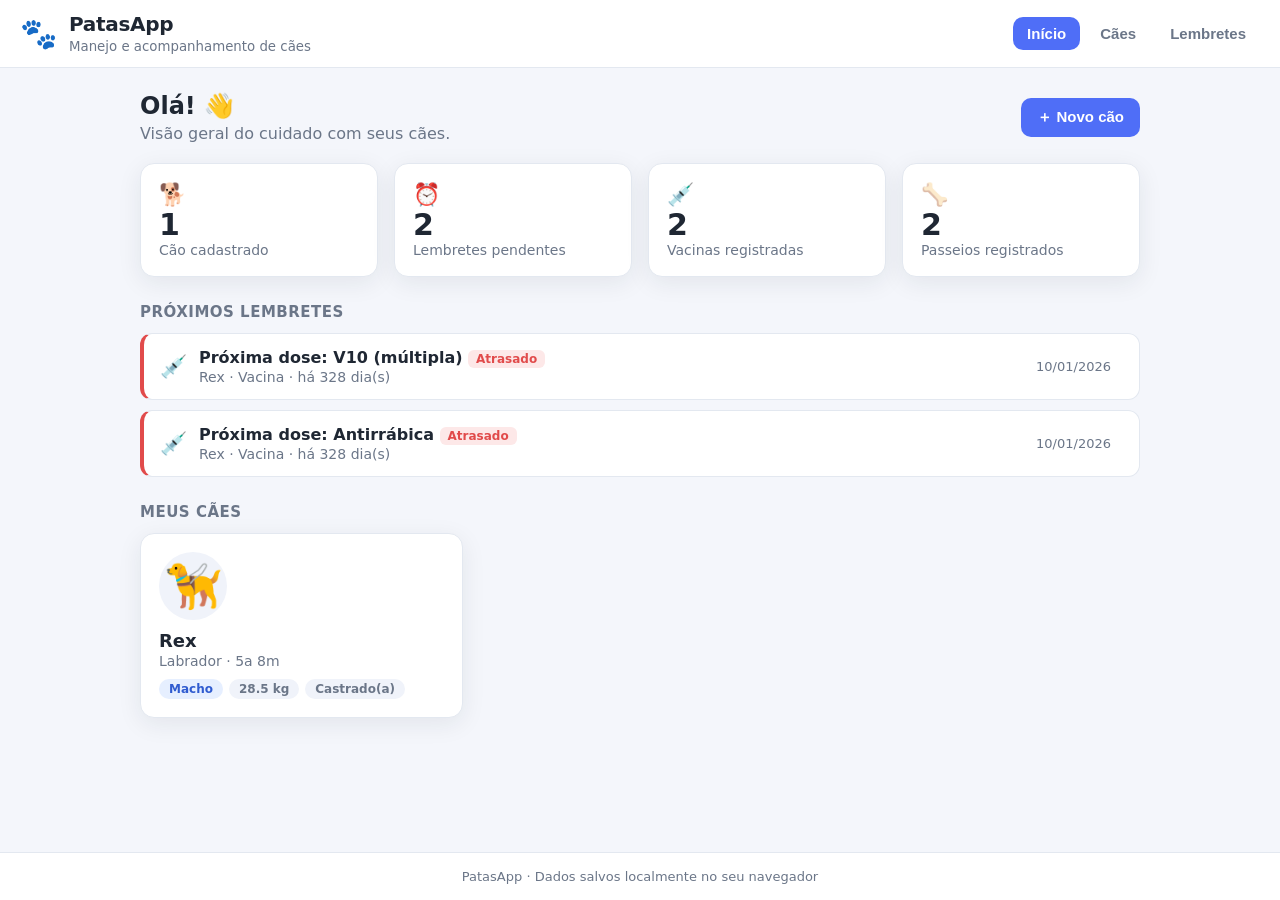
<file: index.html>
<!DOCTYPE html>
<html lang="pt-BR">
<head>
  <meta charset="UTF-8" />
  <meta name="viewport" content="width=device-width, initial-scale=1.0" />
  <title>PatasApp — Manejo e Acompanhamento de Cães</title>
  <meta name="description" content="Aplicativo para manejo e acompanhamento de cães: cadastro, vacinas, consultas, peso, medicações, passeios e lembretes." />
  <link rel="stylesheet" href="styles.css" />
  <link rel="icon" href="data:image/svg+xml,<svg xmlns='http://www.w3.org/2000/svg' viewBox='0 0 100 100'><text y='.9em' font-size='90'>🐾</text></svg>" />
</head>
<body>
  <header class="app-header">
    <div class="brand" data-nav="dashboard">
      <span class="brand-mark">🐾</span>
      <div>
        <h1>PatasApp</h1>
        <small>Manejo e acompanhamento de cães</small>
      </div>
    </div>
    <nav class="main-nav">
      <button class="nav-btn" data-nav="dashboard">Início</button>
      <button class="nav-btn" data-nav="dogs">Cães</button>
      <button class="nav-btn" data-nav="reminders">Lembretes</button>
    </nav>
  </header>

  <main id="view" class="view"></main>

  <!-- Modal genérico -->
  <div id="modal-backdrop" class="modal-backdrop hidden">
    <div class="modal" role="dialog" aria-modal="true">
      <div class="modal-head">
        <h2 id="modal-title">Título</h2>
        <button class="icon-btn" id="modal-close" aria-label="Fechar">✕</button>
      </div>
      <div id="modal-body" class="modal-body"></div>
    </div>
  </div>

  <div id="toast" class="toast hidden"></div>

  <footer class="app-footer">
    <span>PatasApp · Dados salvos localmente no seu navegador</span>
  </footer>

  <script src="app.js"></script>
</body>
</html>
</file>
<file: styles.css>
:root {
  --bg: #f4f6fb;
  --surface: #ffffff;
  --surface-2: #f0f3fa;
  --text: #1f2733;
  --muted: #6b7688;
  --primary: #4f6ef7;
  --primary-dark: #3b56d4;
  --accent: #ff9f43;
  --success: #24a86a;
  --danger: #e14b4b;
  --warning: #e0a800;
  --border: #e3e8f0;
  --shadow: 0 6px 24px rgba(31, 39, 51, 0.08);
  --radius: 14px;
}

* { box-sizing: border-box; }

body {
  margin: 0;
  font-family: system-ui, -apple-system, "Segoe UI", Roboto, sans-serif;
  background: var(--bg);
  color: var(--text);
  min-height: 100vh;
  display: flex;
  flex-direction: column;
}

/* Header */
.app-header {
  background: var(--surface);
  border-bottom: 1px solid var(--border);
  display: flex;
  align-items: center;
  justify-content: space-between;
  padding: 12px 20px;
  gap: 16px;
  position: sticky;
  top: 0;
  z-index: 20;
  flex-wrap: wrap;
}
.brand { display: flex; align-items: center; gap: 12px; cursor: pointer; }
.brand-mark { font-size: 30px; }
.brand h1 { margin: 0; font-size: 20px; letter-spacing: -0.3px; }
.brand small { color: var(--muted); }
.main-nav { display: flex; gap: 6px; }
.nav-btn {
  border: none;
  background: transparent;
  color: var(--muted);
  padding: 8px 14px;
  border-radius: 10px;
  font-size: 15px;
  cursor: pointer;
  font-weight: 600;
}
.nav-btn:hover { background: var(--surface-2); color: var(--text); }
.nav-btn.active { background: var(--primary); color: #fff; }

/* Layout */
.view { flex: 1; width: 100%; max-width: 1040px; margin: 0 auto; padding: 24px 20px 60px; }
.page-head { display: flex; align-items: center; justify-content: space-between; margin-bottom: 20px; gap: 12px; flex-wrap: wrap; }
.page-head h2 { margin: 0; font-size: 24px; }
.section-title { font-size: 15px; text-transform: uppercase; letter-spacing: 0.5px; color: var(--muted); margin: 26px 0 12px; }

/* Buttons */
.btn {
  border: none;
  background: var(--primary);
  color: #fff;
  padding: 10px 16px;
  border-radius: 10px;
  font-size: 15px;
  font-weight: 600;
  cursor: pointer;
  display: inline-flex;
  align-items: center;
  gap: 8px;
  transition: background .15s;
}
.btn:hover { background: var(--primary-dark); }
.btn.secondary { background: var(--surface-2); color: var(--text); }
.btn.secondary:hover { background: var(--border); }
.btn.danger { background: var(--danger); }
.btn.ghost { background: transparent; color: var(--primary); padding: 6px 10px; }
.btn.small { padding: 6px 12px; font-size: 13px; }
.icon-btn { border: none; background: transparent; font-size: 18px; cursor: pointer; color: var(--muted); border-radius: 8px; padding: 4px 8px; }
.icon-btn:hover { background: var(--surface-2); color: var(--text); }

/* Cards / grid */
.grid { display: grid; grid-template-columns: repeat(auto-fill, minmax(240px, 1fr)); gap: 16px; }
.card {
  background: var(--surface);
  border: 1px solid var(--border);
  border-radius: var(--radius);
  padding: 18px;
  box-shadow: var(--shadow);
}

/* Dog card */
.dog-card { cursor: pointer; transition: transform .12s, box-shadow .12s; position: relative; }
.dog-card:hover { transform: translateY(-3px); box-shadow: 0 12px 30px rgba(31,39,51,.12); }
.dog-avatar { font-size: 46px; width: 68px; height: 68px; display: grid; place-items: center; background: var(--surface-2); border-radius: 50%; margin-bottom: 10px; }
.dog-card h3 { margin: 0 0 2px; font-size: 18px; }
.dog-card .meta { color: var(--muted); font-size: 14px; }
.chip { display: inline-block; padding: 3px 10px; border-radius: 999px; font-size: 12px; font-weight: 600; background: var(--surface-2); color: var(--muted); }
.chip.sex-M { background: #e6efff; color: #2f5bd0; }
.chip.sex-F { background: #ffe6f1; color: #c23c76; }

/* Stats */
.stats { display: grid; grid-template-columns: repeat(auto-fit, minmax(160px, 1fr)); gap: 16px; margin-bottom: 8px; }
.stat { background: var(--surface); border: 1px solid var(--border); border-radius: var(--radius); padding: 18px; box-shadow: var(--shadow); }
.stat .num { font-size: 30px; font-weight: 700; }
.stat .lbl { color: var(--muted); font-size: 14px; }
.stat .ic { font-size: 22px; }

/* Detail */
.dog-detail-head { display: flex; align-items: center; gap: 18px; margin-bottom: 8px; flex-wrap: wrap; }
.dog-detail-head .dog-avatar { font-size: 60px; width: 92px; height: 92px; margin: 0; }
.info-line { display: flex; gap: 18px; flex-wrap: wrap; color: var(--muted); margin-top: 4px; }
.info-line b { color: var(--text); }
.tabs { display: flex; gap: 4px; border-bottom: 1px solid var(--border); margin: 22px 0 18px; flex-wrap: wrap; }
.tab { border: none; background: transparent; padding: 10px 14px; cursor: pointer; color: var(--muted); font-weight: 600; font-size: 15px; border-bottom: 2px solid transparent; }
.tab:hover { color: var(--text); }
.tab.active { color: var(--primary); border-bottom-color: var(--primary); }

/* Lists / timeline */
.record { background: var(--surface); border: 1px solid var(--border); border-radius: 12px; padding: 14px 16px; margin-bottom: 10px; display: flex; align-items: flex-start; gap: 12px; }
.record .rec-ic { font-size: 22px; }
.record .rec-body { flex: 1; }
.record .rec-title { font-weight: 600; }
.record .rec-sub { color: var(--muted); font-size: 14px; margin-top: 2px; }
.record .rec-date { color: var(--muted); font-size: 13px; white-space: nowrap; }
.record .rec-actions { display: flex; gap: 4px; }

/* Empty state */
.empty { text-align: center; padding: 50px 20px; color: var(--muted); }
.empty .big { font-size: 46px; margin-bottom: 10px; }

/* Forms */
.form-grid { display: grid; grid-template-columns: 1fr 1fr; gap: 14px; }
.field { display: flex; flex-direction: column; gap: 5px; }
.field.full { grid-column: 1 / -1; }
.field label { font-size: 13px; font-weight: 600; color: var(--muted); }
.field input, .field select, .field textarea {
  padding: 10px 12px;
  border: 1px solid var(--border);
  border-radius: 10px;
  font-size: 15px;
  font-family: inherit;
  background: var(--surface);
  color: var(--text);
}
.field input:focus, .field select:focus, .field textarea:focus { outline: 2px solid var(--primary); border-color: var(--primary); }
.emoji-picker { display: flex; gap: 6px; flex-wrap: wrap; }
.emoji-opt { font-size: 24px; padding: 6px; border-radius: 10px; border: 2px solid transparent; background: var(--surface-2); cursor: pointer; }
.emoji-opt.selected { border-color: var(--primary); background: #e6efff; }
.form-actions { display: flex; justify-content: flex-end; gap: 10px; margin-top: 20px; }

/* Modal */
.modal-backdrop { position: fixed; inset: 0; background: rgba(20, 26, 38, 0.5); display: grid; place-items: center; z-index: 40; padding: 16px; }
.modal { background: var(--surface); border-radius: 16px; width: 100%; max-width: 560px; max-height: 90vh; overflow-y: auto; box-shadow: 0 20px 60px rgba(0,0,0,.3); }
.modal-head { display: flex; align-items: center; justify-content: space-between; padding: 18px 20px; border-bottom: 1px solid var(--border); position: sticky; top: 0; background: var(--surface); }
.modal-head h2 { margin: 0; font-size: 19px; }
.modal-body { padding: 20px; }

/* Reminders */
.reminder { display: flex; align-items: center; gap: 12px; }
.reminder.overdue { border-left: 4px solid var(--danger); }
.reminder.soon { border-left: 4px solid var(--warning); }
.reminder.ok { border-left: 4px solid var(--success); }
.badge { font-size: 12px; font-weight: 700; padding: 2px 8px; border-radius: 6px; }
.badge.overdue { background: #fde8e8; color: var(--danger); }
.badge.soon { background: #fff5d6; color: var(--warning); }
.badge.ok { background: #e3f6ec; color: var(--success); }

/* Toast */
.toast { position: fixed; bottom: 24px; left: 50%; transform: translateX(-50%); background: #1f2733; color: #fff; padding: 12px 22px; border-radius: 10px; box-shadow: var(--shadow); z-index: 60; font-weight: 600; }

.hidden { display: none !important; }

.app-footer { text-align: center; padding: 16px; color: var(--muted); font-size: 13px; border-top: 1px solid var(--border); background: var(--surface); }

.toolbar { display: flex; gap: 10px; align-items: center; flex-wrap: wrap; margin-bottom: 16px; }
.search { flex: 1; min-width: 200px; }

@media (max-width: 560px) {
  .form-grid { grid-template-columns: 1fr; }
  .brand small { display: none; }
}
</file>
